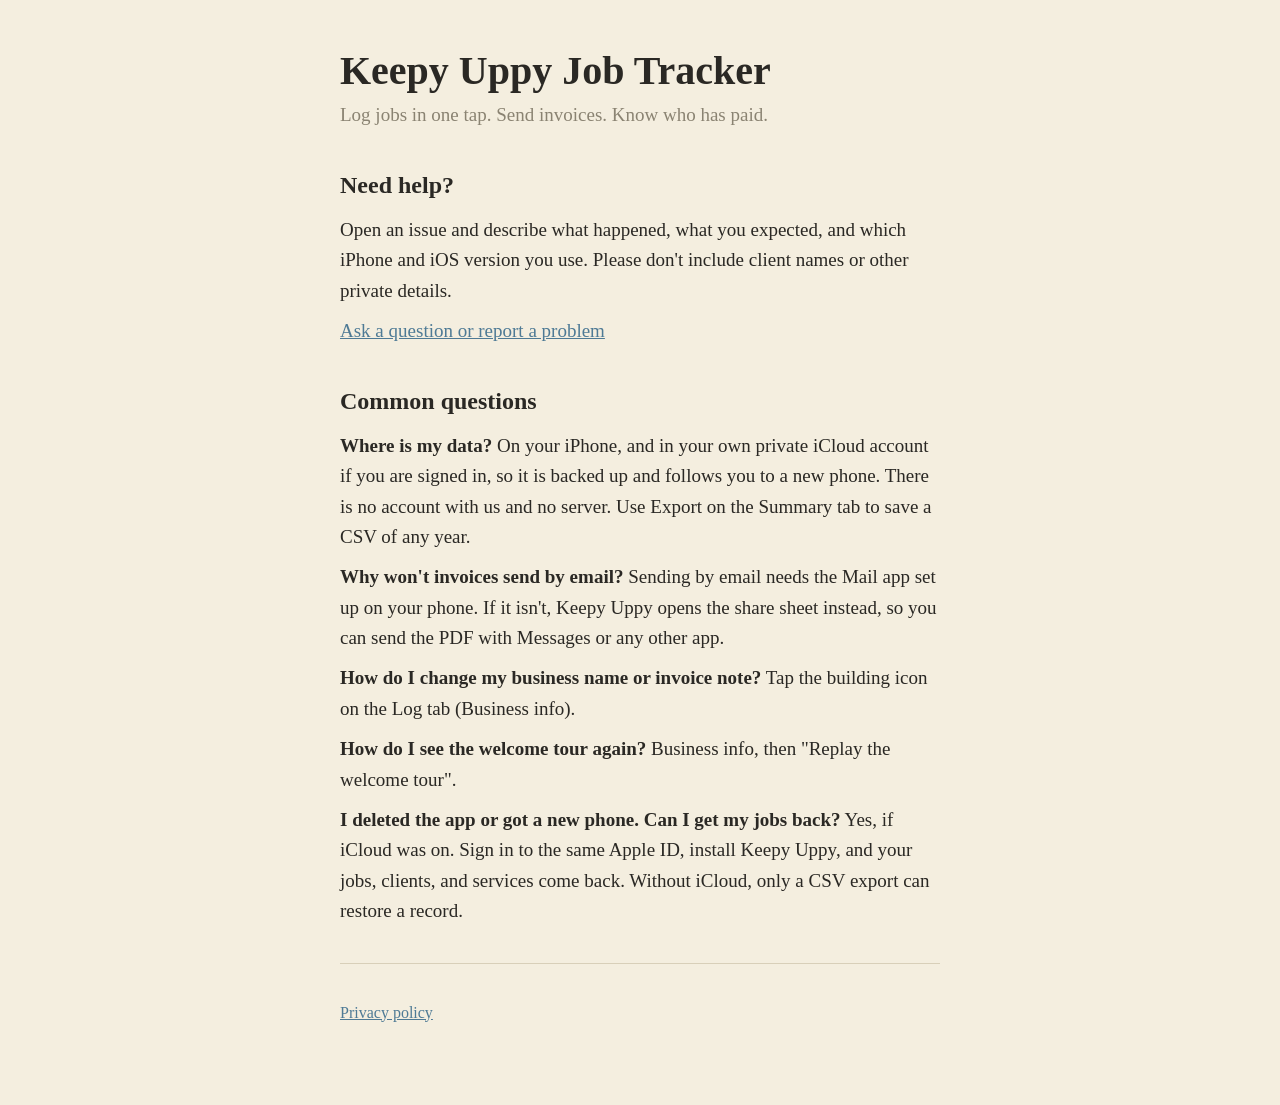
<file: index.html>
<!doctype html>
<html lang="en"><head><meta charset="utf-8"><meta name="viewport" content="width=device-width,initial-scale=1">
<title>Keepy Uppy Job Tracker – Support</title><link rel="stylesheet" href="style.css"></head>
<body><main>
<h1>Keepy Uppy Job Tracker</h1>
<p class="sub">Log jobs in one tap. Send invoices. Know who has paid.</p>

<h2>Need help?</h2>
<p>Open an issue and describe what happened, what you expected, and which iPhone and iOS version you use. Please don't include client names or other private details.</p>
<p><a href="https://github.com/jhoov00e/keepyuppy/issues">Ask a question or report a problem</a></p>

<h2>Common questions</h2>
<p><strong>Where is my data?</strong> On your iPhone, and in your own private iCloud account if you are signed in, so it is backed up and follows you to a new phone. There is no account with us and no server. Use Export on the Summary tab to save a CSV of any year.</p>
<p><strong>Why won't invoices send by email?</strong> Sending by email needs the Mail app set up on your phone. If it isn't, Keepy Uppy opens the share sheet instead, so you can send the PDF with Messages or any other app.</p>
<p><strong>How do I change my business name or invoice note?</strong> Tap the building icon on the Log tab (Business info).</p>
<p><strong>How do I see the welcome tour again?</strong> Business info, then "Replay the welcome tour".</p>
<p><strong>I deleted the app or got a new phone. Can I get my jobs back?</strong> Yes, if iCloud was on. Sign in to the same Apple ID, install Keepy Uppy, and your jobs, clients, and services come back. Without iCloud, only a CSV export can restore a record.</p>

<hr>
<footer><a href="privacy.html">Privacy policy</a></footer>
</main></body></html>
</file>
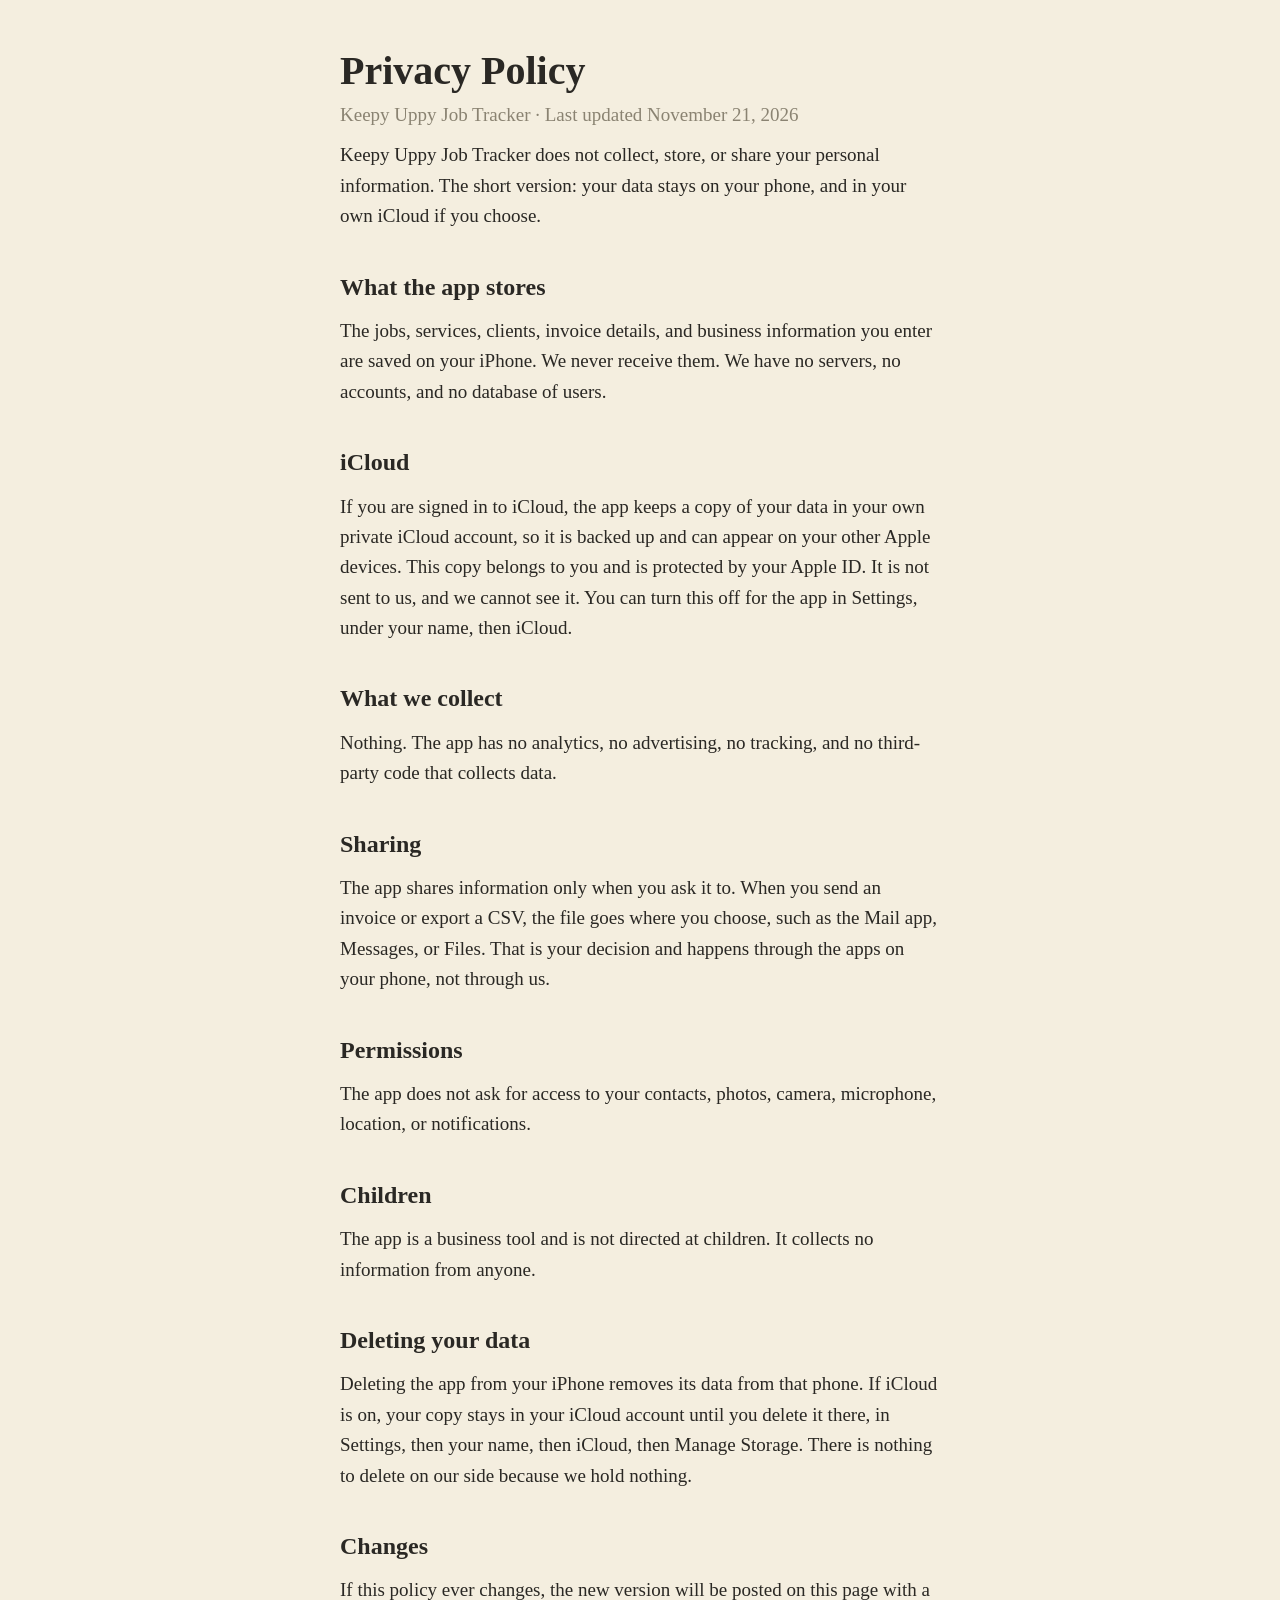
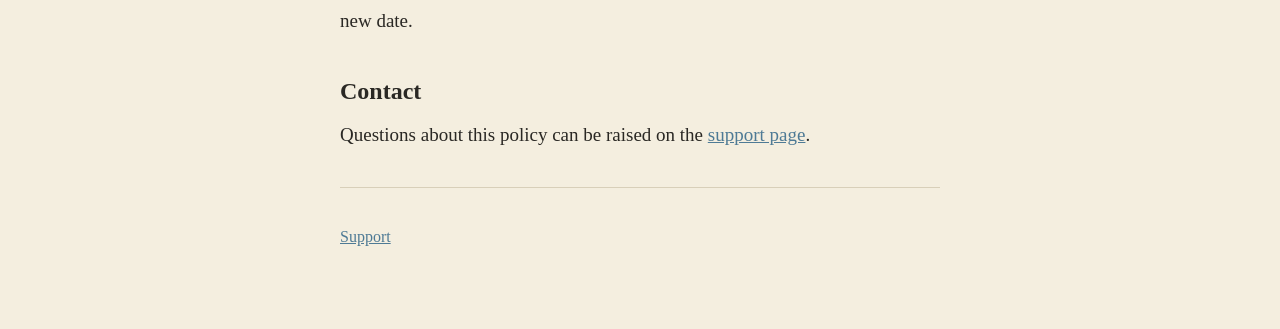
<file: privacy.html>
<!doctype html>
<html lang="en"><head><meta charset="utf-8"><meta name="viewport" content="width=device-width,initial-scale=1">
<title>Keepy Uppy Job Tracker – Privacy Policy</title><link rel="stylesheet" href="style.css"></head>
<body><main>
<h1>Privacy Policy</h1>
<p class="sub">Keepy Uppy Job Tracker · Last updated November 21, 2026</p>

<p>Keepy Uppy Job Tracker does not collect, store, or share your personal information. The short version: your data stays on your phone, and in your own iCloud if you choose.</p>

<h2>What the app stores</h2>
<p>The jobs, services, clients, invoice details, and business information you enter are saved on your iPhone. We never receive them. We have no servers, no accounts, and no database of users.</p>

<h2>iCloud</h2>
<p>If you are signed in to iCloud, the app keeps a copy of your data in your own private iCloud account, so it is backed up and can appear on your other Apple devices. This copy belongs to you and is protected by your Apple ID. It is not sent to us, and we cannot see it. You can turn this off for the app in Settings, under your name, then iCloud.</p>

<h2>What we collect</h2>
<p>Nothing. The app has no analytics, no advertising, no tracking, and no third-party code that collects data.</p>

<h2>Sharing</h2>
<p>The app shares information only when you ask it to. When you send an invoice or export a CSV, the file goes where you choose, such as the Mail app, Messages, or Files. That is your decision and happens through the apps on your phone, not through us.</p>

<h2>Permissions</h2>
<p>The app does not ask for access to your contacts, photos, camera, microphone, location, or notifications.</p>

<h2>Children</h2>
<p>The app is a business tool and is not directed at children. It collects no information from anyone.</p>

<h2>Deleting your data</h2>
<p>Deleting the app from your iPhone removes its data from that phone. If iCloud is on, your copy stays in your iCloud account until you delete it there, in Settings, then your name, then iCloud, then Manage Storage. There is nothing to delete on our side because we hold nothing.</p>

<h2>Changes</h2>
<p>If this policy ever changes, the new version will be posted on this page with a new date.</p>

<h2>Contact</h2>
<p>Questions about this policy can be raised on the <a href="https://github.com/jhoov00e/keepyuppy/issues">support page</a>.</p>

<hr>
<footer><a href="index.html">Support</a></footer>
</main></body></html>
</file>
<file: style.css>
:root{--paper:#F4EEDF;--ink:#2A2824;--faded:#8A8372;--rule:#D8CFB9;--accent:#4E7A95}
@media (prefers-color-scheme:dark){:root{--paper:#1F1D1A;--ink:#EDE6D6;--faded:#9A9382;--rule:#3A3630;--accent:#8DB4CE}}
*{box-sizing:border-box}
body{margin:0;background:var(--paper);color:var(--ink);font-family:Cochin,Georgia,"Times New Roman",serif;font-size:19px;line-height:1.6}
main{max-width:640px;margin:0 auto;padding:48px 20px 80px}
h1{font-size:40px;line-height:1.15;margin:0 0 6px}
h2{font-size:24px;margin:36px 0 6px}
p,li{margin:10px 0}
.sub{color:var(--faded);margin-top:0}
a{color:var(--accent)}
hr{border:0;border-top:1px solid var(--rule);margin:36px 0}
footer{color:var(--faded);font-size:16px}
</file>
